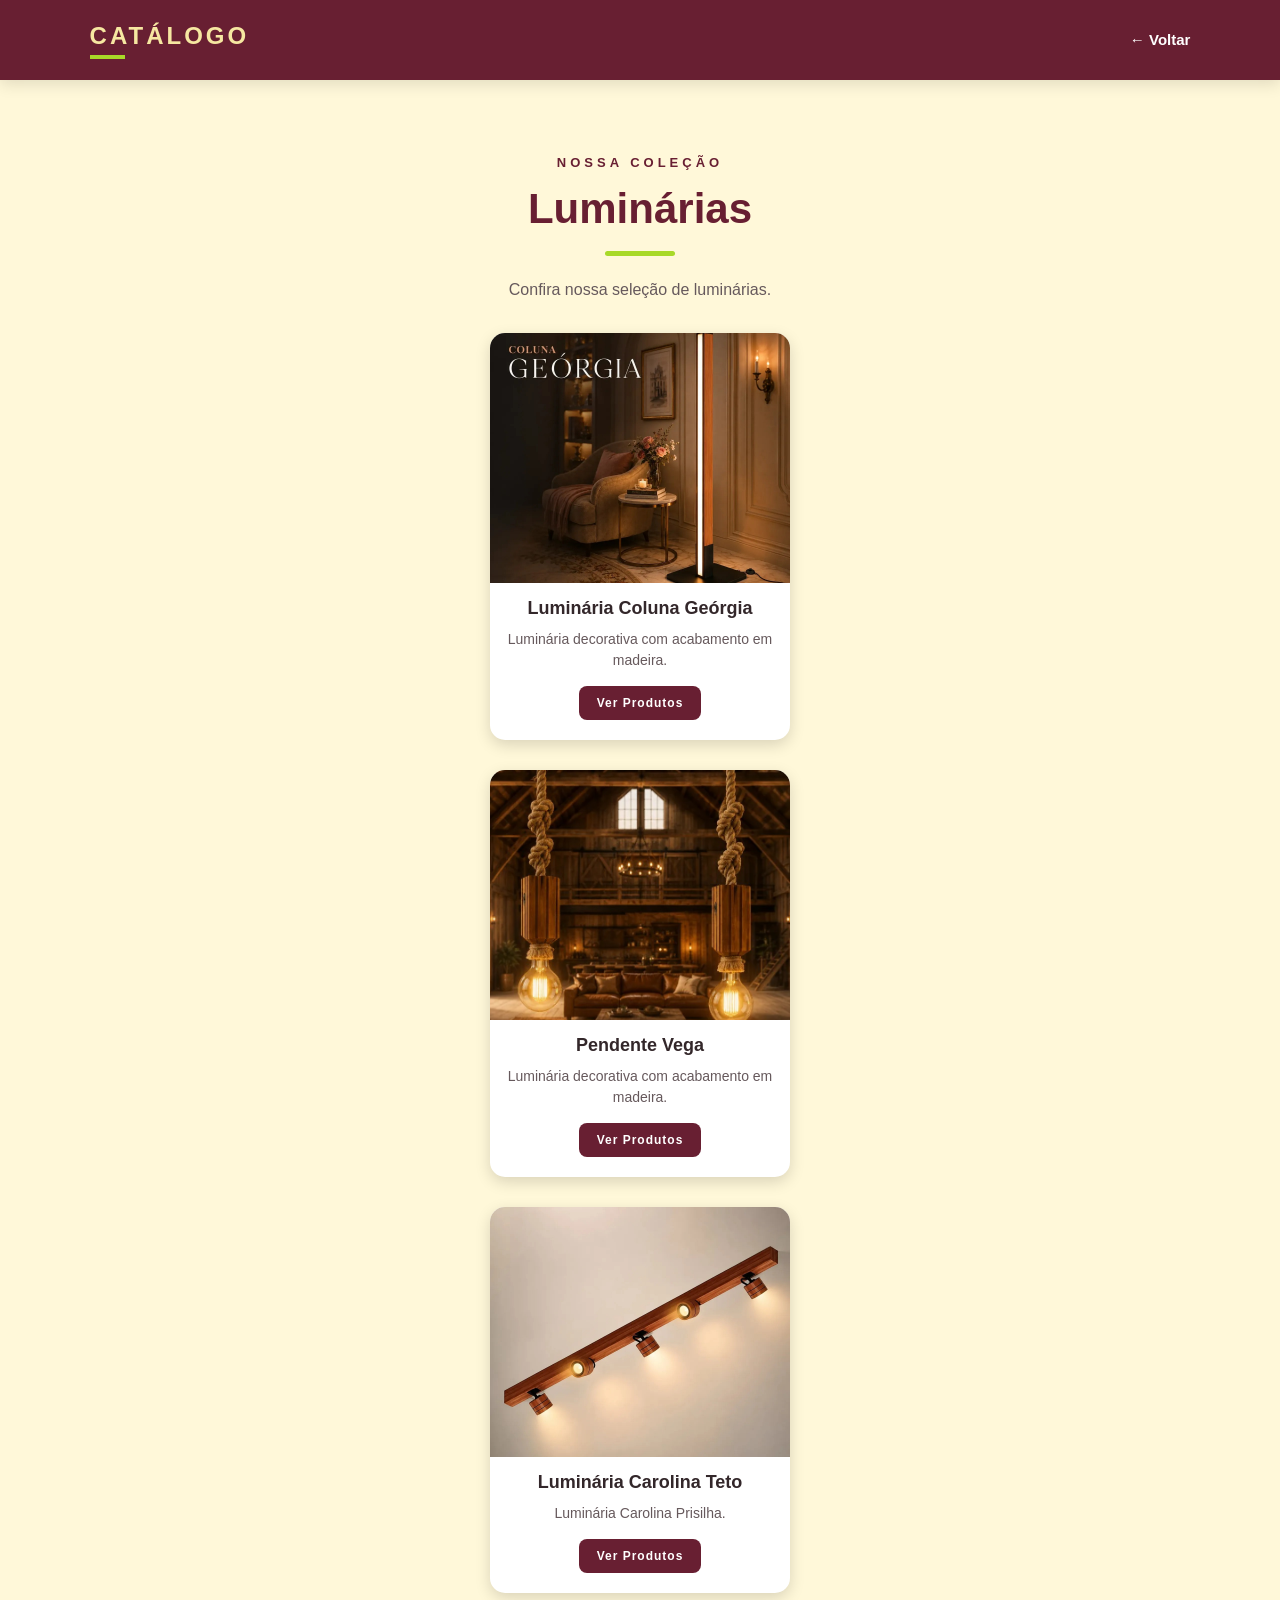
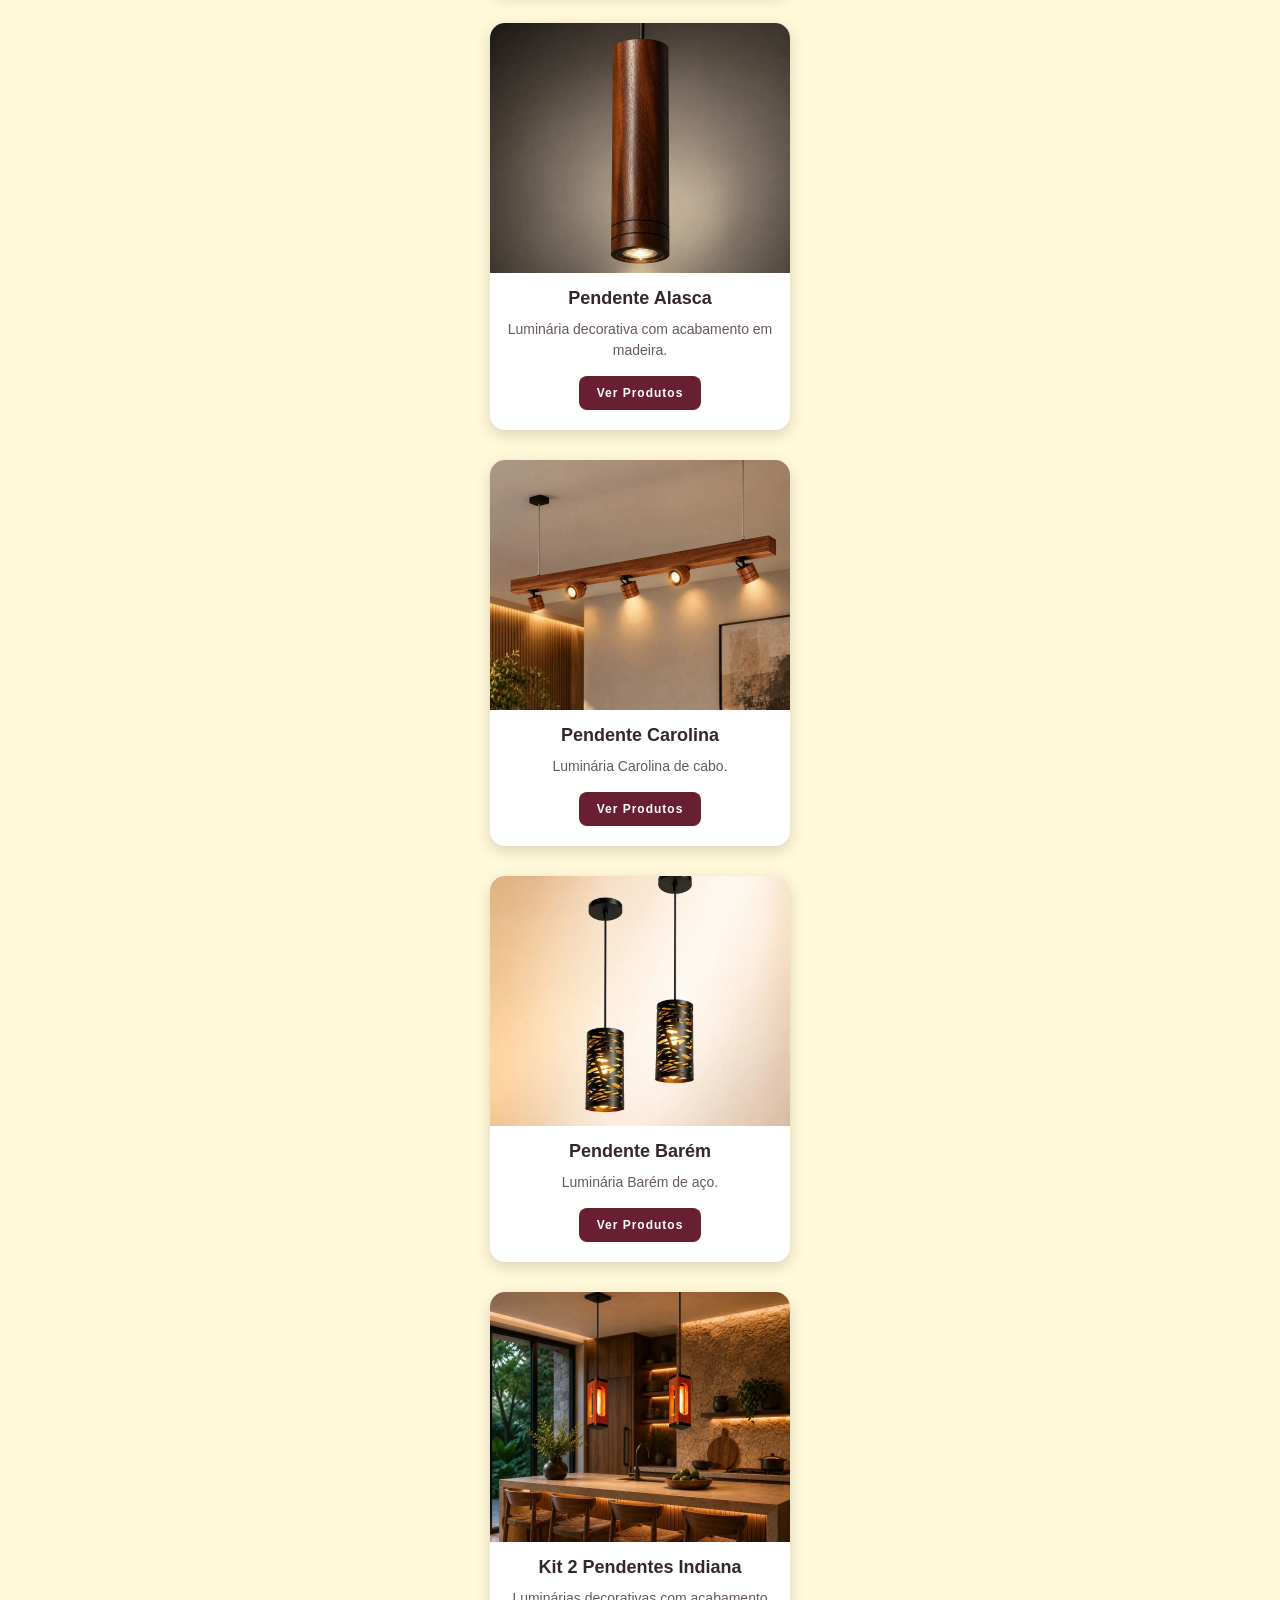
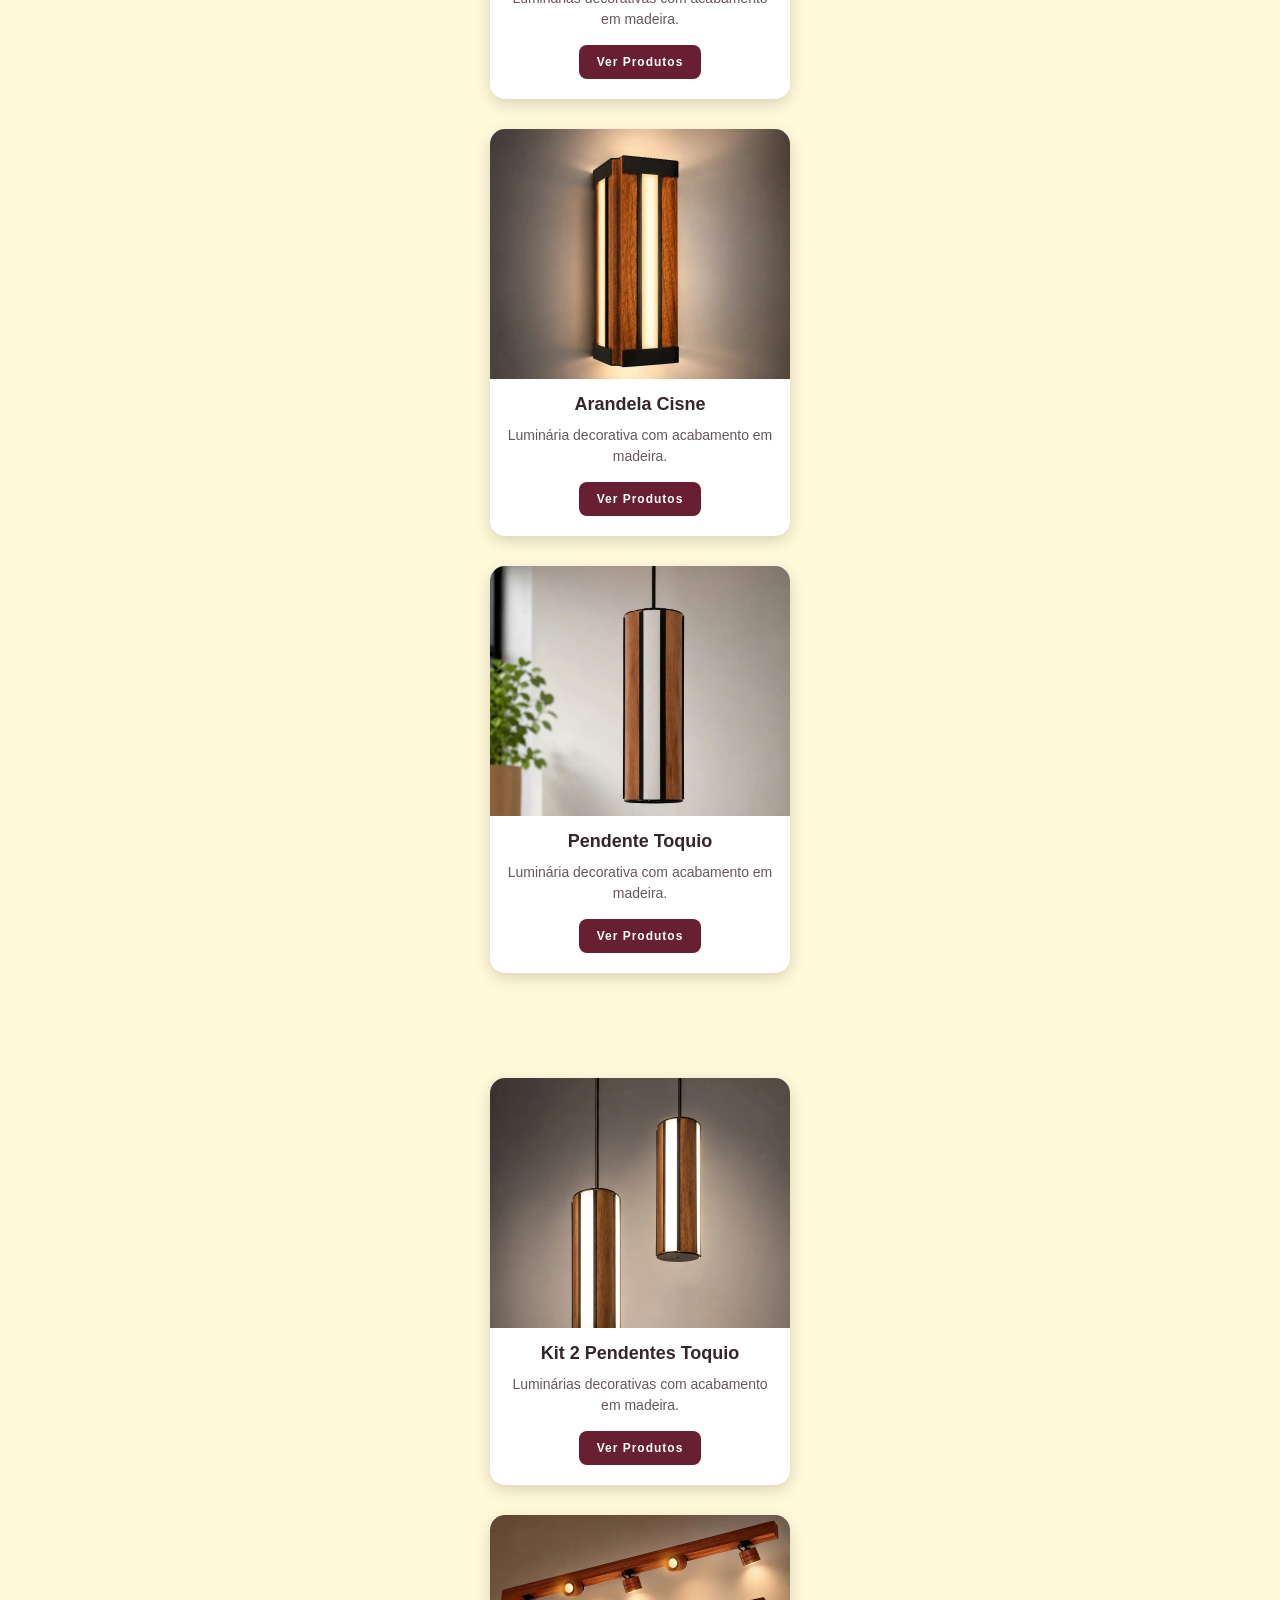
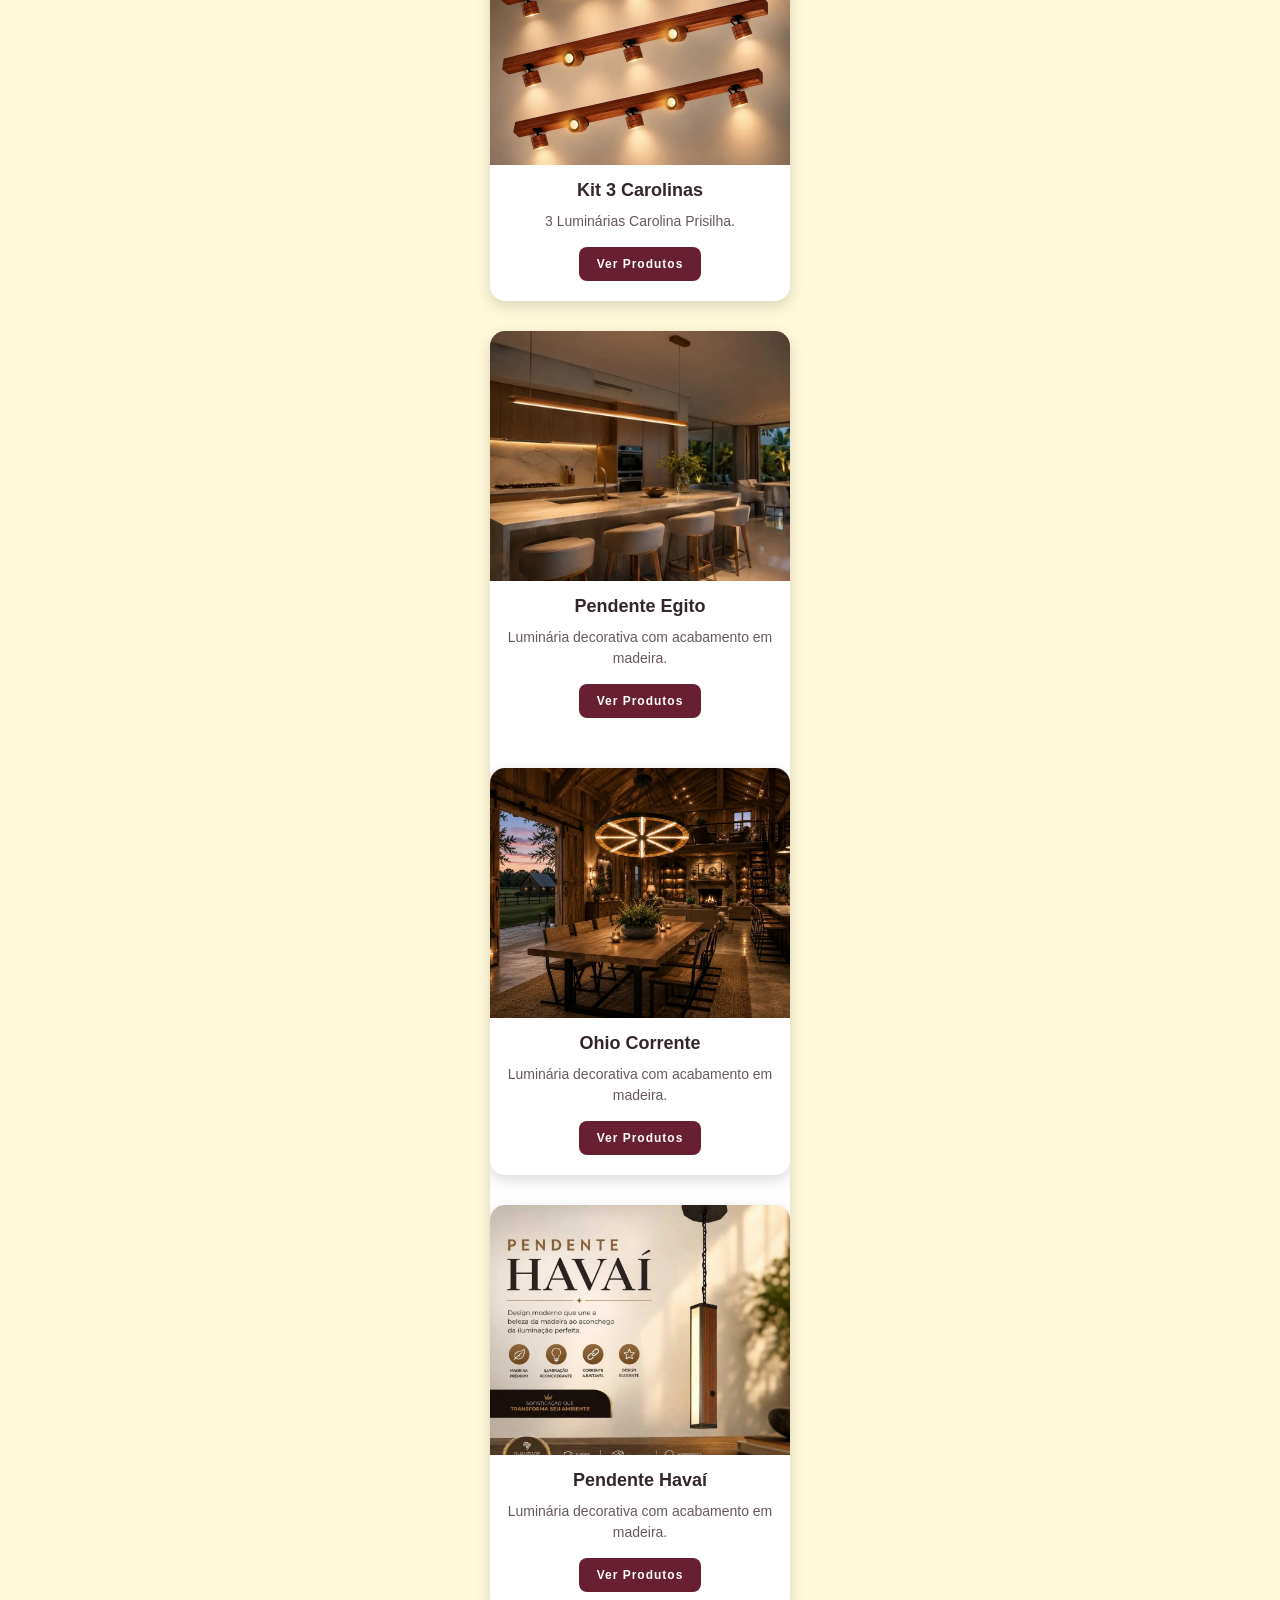
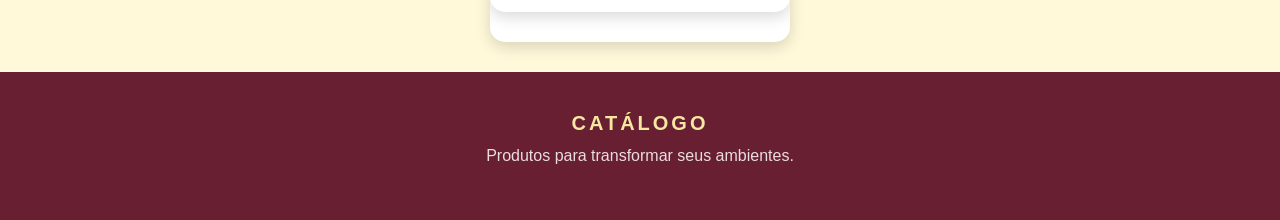
<file: luminaria-madeira.html>
<!DOCTYPE html>
<html lang="pt-br">

<head>
    <meta charset="UTF-8">
    <meta name="viewport" content="width=device-width, initial-scale=1.0">
    <title>Luminárias</title>

    <link rel="stylesheet" href="style.css">
</head>

<body>

    <header>

        <div class="logo">
            CATÁLOGO
        </div>

        <nav>
            <a href="index.html">← Voltar</a>
        </nav>

    </header>

    <main>

        <section class="introducao">

            <p class="subtitulo">NOSSA COLEÇÃO</p>

            <h1>Luminárias</h1>

            <div class="linha-decorativa"></div>

            <p class="descricao">
                Confira nossa seleção de luminárias.
            </p>

            <div class="produto">
                <img src="lumimadeira1.jpg" alt="Luminária Coluna Geórgia">

                <h3>Luminária Coluna Geórgia</h3>
                <p>
                    Luminária decorativa com acabamento em madeira.
                
                </p>
                <a href="https://www.mercadolivre.com.br/luminaria-europeia-chao-coluna-georgia-madeira-macica-sala/up/MLBU4331470959?pdp_filters=item_id%3AMLB4907155033&matt_tool=38524122#origin=share&sid=share&wid=MLB4907155033&action=copy" target="_blank" class="botao">
                  Ver Produtos
                </a>
            </div>

             <div class="produto">
                <img src="lumimadeira2.png" alt="Pendente Vega">

                <h3>Pendente Vega</h3>
                <p>
                    Luminária decorativa com acabamento em madeira.
                
                </p>
                <a href="https://www.mercadolivre.com.br/pendente-madeira-macica-e-corda-rustico-com-lampada/up/MLBU4342665678?pdp_filters=item_id%3AMLB4901611303&matt_tool=38524122&ua=Ly9K7rNHJAlGbEBSDoLhAKdr9fubIx6uHTnP1hQqVkFIDdyT#origin=share&sid=share&wid=MLB4901611303&action=copy" target="_blank" class="botao">
                  Ver Produtos
                </a>
            </div>

            <div class="produto">
                <img src="lumi14.png" alt="Luminária Carolina Teto">

                <h3>Luminária Carolina Teto</h3>
                <p>
                    Luminária Carolina Prisilha.
                
                </p>
                <a href="https://produto.mercadolivre.com.br/MLB-7512497222?matt_tool=38524122&ua=LHhxTRBSFqD5eQZYqzxcS3ZhwpULSIitOP0jQQ47pcKSGoi8#origin=share&sid=share&action=copy" class="botao">
                  Ver Produtos
                </a>
            </div>

             <div class="produto">
                <img src="lumimadeira3.png" alt="Pendente Alasca">

                <h3>Pendente Alasca</h3>
                <p>
                    Luminária decorativa com acabamento em madeira.
                
                </p>
                <a href="https://www.mercadolivre.com.br/spot-pendente-alasca-led-madeira-teto-direcionavel-7w/up/MLBU4324089430?pdp_filters=item_id%3AMLB4893243059&matt_tool=38524122&ua=d6dALUUL7E9By0cmELNbXDSAazCf6r737sClYa7l7FTOV6yF#origin=share&sid=share&wid=MLB4893243059&action=copy" target="_blank" class="botao">
                  Ver Produtos
                </a>
            </div>

            <div class="produto">
                <img src="lumi13.png" alt="Pendente Carolina">

                <h3>Pendente Carolina</h3>
                <p>
                    Luminária Carolina de cabo.
                
                </p>
                <a href="https://produto.mercadolivre.com.br/MLB-5233769511?matt_tool=38524122&ua=5-V7GVcM50DUmi9qruanLTwAZ8oP4CmMNBaHzCsLNz2HjSXd#origin=share&sid=share&action=copy" class="botao">
                  Ver Produtos
                </a>
            </div>

            <div class="produto">
                <img src="lumi12.png" alt="Pendente Barém">

                <h3>Pendente Barém</h3>
                <p>
                    Luminária Barém de aço.
                
                </p>
                <a href="https://www.mercadolivre.com.br/up/MLBU4516464231?matt_tool=38524122&pdp_filters=item_id:MLB4976378795&ua=3qXDbUN_PWULxrcWX0hwdbydyKCWq2kFQidcAET3lcB_FP_T#origin=share&sid=share&wid=MLB4976378795&action=copy" class="botao">
                  Ver Produtos
                </a>
            </div>

            <div class="produto">
                <img src="lumimadeira4.jpg" alt="Kit 2 Pendentes Indiana">

                <h3>Kit 2 Pendentes Indiana</h3>
                <p>
                    Luminárias decorativas com acabamento em madeira.
                
                </p>
                <a href="https://www.mercadolivre.com.br/kit-2-pendente-vertical-indiana-e27-para-lampada-t30-4w-biv/up/MLBU4446849825?pdp_filters=item_id%3AMLB4953672215&attributes=COLOR%3AMLBU4446849825&matt_tool=38524122&ua=_TdAHFTKvfPqXlDRbjXsCIjTr7pTylJTgnE_tmw9tTJZkO7Q#origin=share&sid=share&wid=MLB4953672215&action=copy" target="_blank" class="botao">
                  Ver Produtos
                </a>
            </div>

            <div class="produto">
                <img src="lumimadeira9.png" alt="Arandela Cisne">

                <h3>Arandela Cisne</h3>
                <p>
                    Luminária decorativa com acabamento em madeira.
                
                </p>
                <a href="https://www.mercadolivre.com.br/arandela-madeira-demolicao-cisne-18w-3-focos-rustica-luxo/up/MLBU4397509093?pdp_filters=item_id%3AMLB7238058880&matt_tool=38524122&ua=yqYqrCD_c8xnxgh2AQD0QrTT62DYuQGAj9RKCYGGg33rbGpO#origin=share&sid=share&wid=MLB7238058880&action=copy" target="_blank" class="botao">
                  Ver Produtos
                </a>
            </div>

            <div class="produto">
                <img src="lumimadeira5.jpg" alt="Pendente Toquio">

                <h3>Pendente Toquio</h3>
                <p>
                    Luminária decorativa com acabamento em madeira.
                
                </p>
                <a href="https://www.mercadolivre.com.br/arandela-madeira-demolicao-cisne-18w-3-focos-rustica-luxo/up/MLBU4397509093?pdp_filters=item_id%3AMLB7238058880&matt_tool=38524122&ua=yqYqrCD_c8xnxgh2AQD0QrTT62DYuQGAj9RKCYGGg33rbGpO#origin=share&sid=share&wid=MLB7238058880&action=copy" target="_blank" class="botao">
                  Ver Produtos
                </a>
            </div>
        </section>

         <div class="produto">
                <img src="lumimadeira6.jpg" alt="Kit 2 Pendentes Toquio">

                <h3>Kit 2 Pendentes Toquio</h3>
                <p>
                    Luminárias decorativas com acabamento em madeira.
                
                </p>
                <a href="https://www.mercadolivre.com.br/kit-2-pendentes-toquio-madeira-macica-led-18w-2000lm-biv/up/MLBU4523083836?pdp_filters=item_id%3AMLB7296012794&matt_tool=38524122&ua=DOeuZ9Yf65xNIz77amoz6bzMn_jE4a7JejJ4dv6SkRQExPUG#origin=share&sid=share&wid=MLB7296012794&action=copy" target="_blank" class="botao">
                  Ver Produtos
                </a>
            </div>

         <div class="produto">
                <img src="lumi15.png" alt="Kit 3 Carolinas">

                <h3>Kit 3 Carolinas</h3>
                <p>
                    3 Luminárias Carolina Prisilha.
                
                </p>
                <a href="https://produto.mercadolivre.com.br/MLB-5125645211?matt_tool=38524122&ua=MhlZ4JUc8_6zO8p1jPYW_KuEG1v0mGG9nHlQibUMUZV6kj-p#origin=share&sid=share&action=copy" class="botao">
                  Ver Produtos
                </a>
            </div>

        <div class="produto">
                <img src="lumimadeira10.png" alt="Pendente Egito">

                <h3>Pendente Egito</h3>
                <p>
                    Luminária decorativa com acabamento em madeira.
                
                </p>
                <a href="https://shopee.com.br/product/1881919887/23595062047/" target="_blank" class="botao">
                  Ver Produtos
                </a>

            <div class="produto">
                <img src="lumimadeira7.jpg" alt="Ohio Corrente">

                <h3>Ohio Corrente</h3>
                <p>
                    Luminária decorativa com acabamento em madeira.
                
                </p>
                <a href="https://www.mercadolivre.com.br/pendente-led-ohio-50w-madeira-macica-e-corrente/up/MLBU4461559975?pdp_filters=item_id%3AMLB7275226524&matt_tool=38524122&ua=Jq63ps0DpaVmz49heVE2nHLa3TvMG98jSvNe5Do2j-mtvQbP#origin=share&sid=share&wid=MLB7275226524&action=copy" target="_blank" class="botao">
                  Ver Produtos
                </a>
            </div>

            <div class="produto">
                <img src="lumimadeira8.jpg" alt="Pendente Havaí">

                <h3>Pendente Havaí</h3>
                <p>
                    Luminária decorativa com acabamento em madeira.
                
                </p>
                <a href="https://www.mercadolivre.com.br/luminaria-pendente-led-havai-36w-4000lm-madeira-macica-biv/up/MLBU4390169106?pdp_filters=item_id%3AMLB7216592074&matt_tool=38524122&ua=W0IWq6S08TPo_4RADE1Y6Y3Ltj_fU_Ki2AwvAqtowSYJBHXl#origin=share&sid=share&wid=MLB7216592074&action=copy" target="_blank" class="botao">
                  Ver Produtos
                </a>
            </div>
        </section>

    </main>

    <footer>

        <div class="footer-logo">
            CATÁLOGO
        </div>

        <p>
            Produtos para transformar seus ambientes.
        </p>

    </footer>

</body>

</html>
</file>
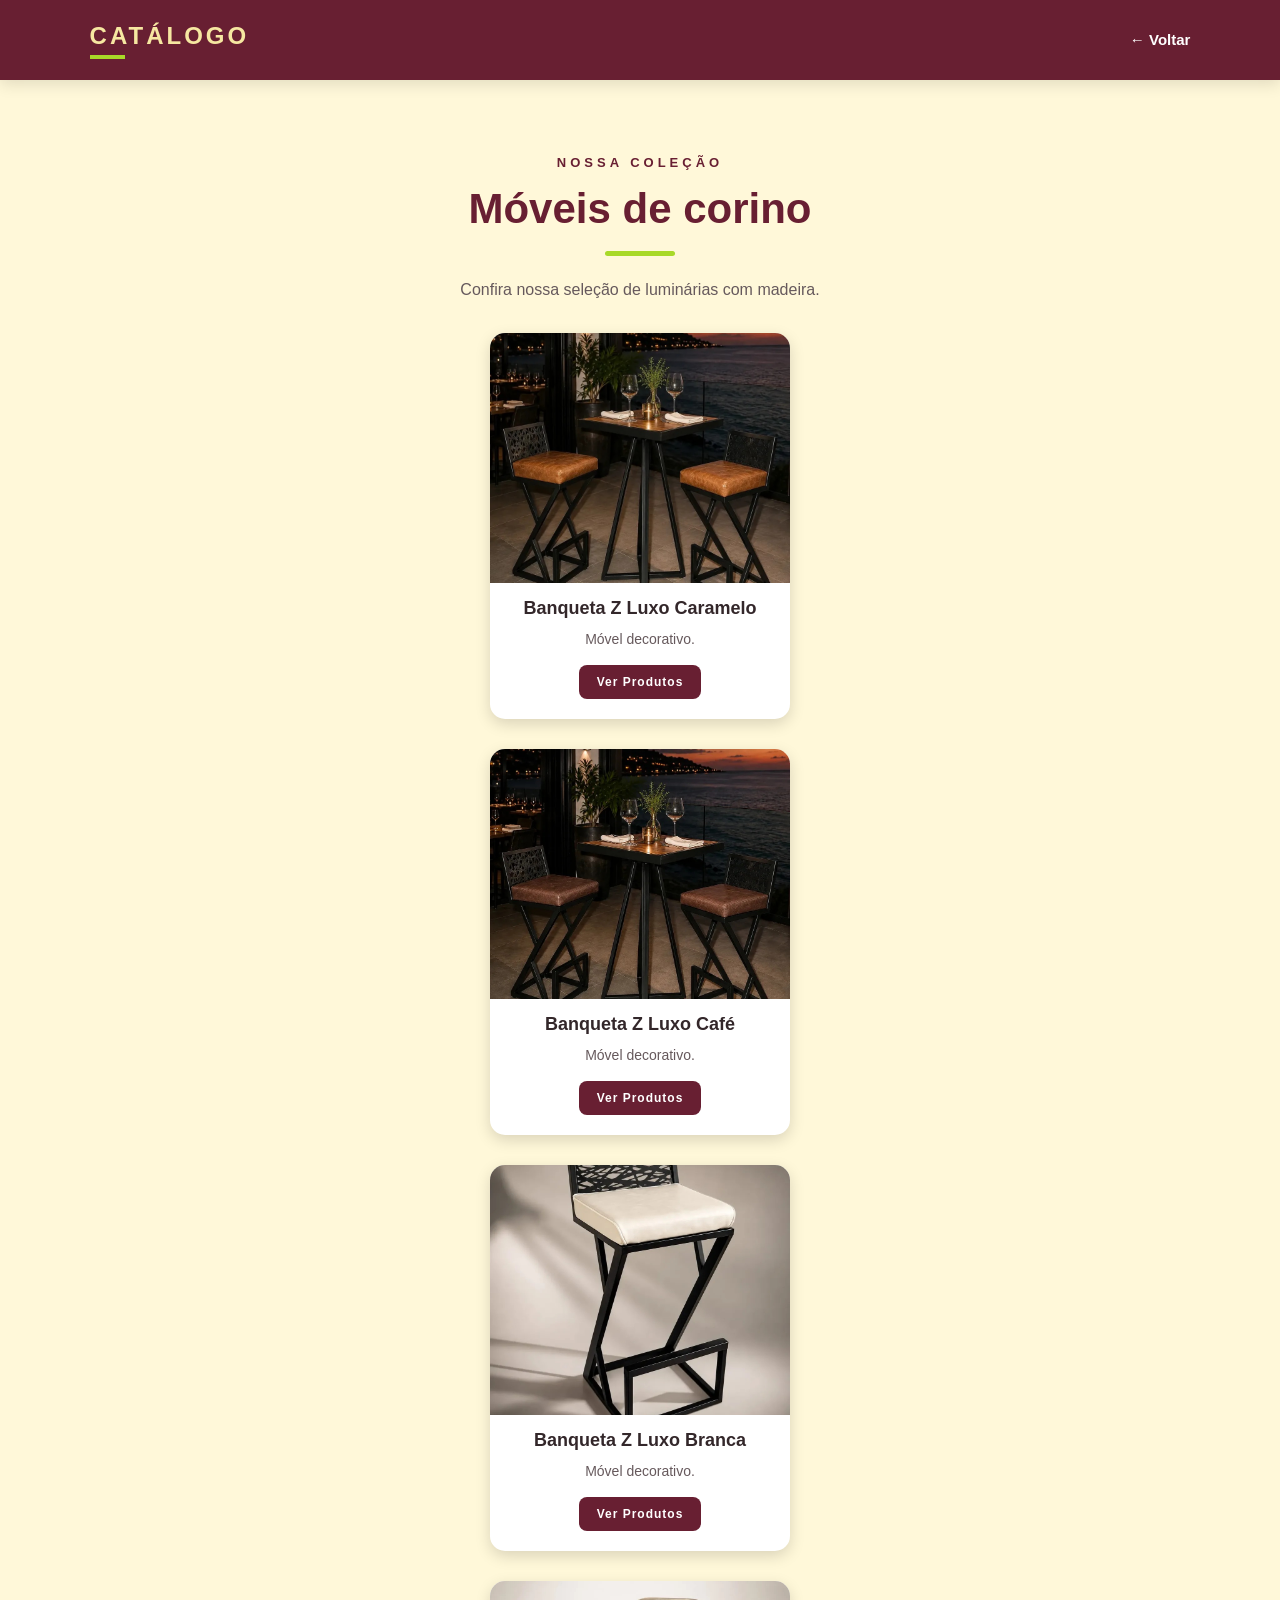
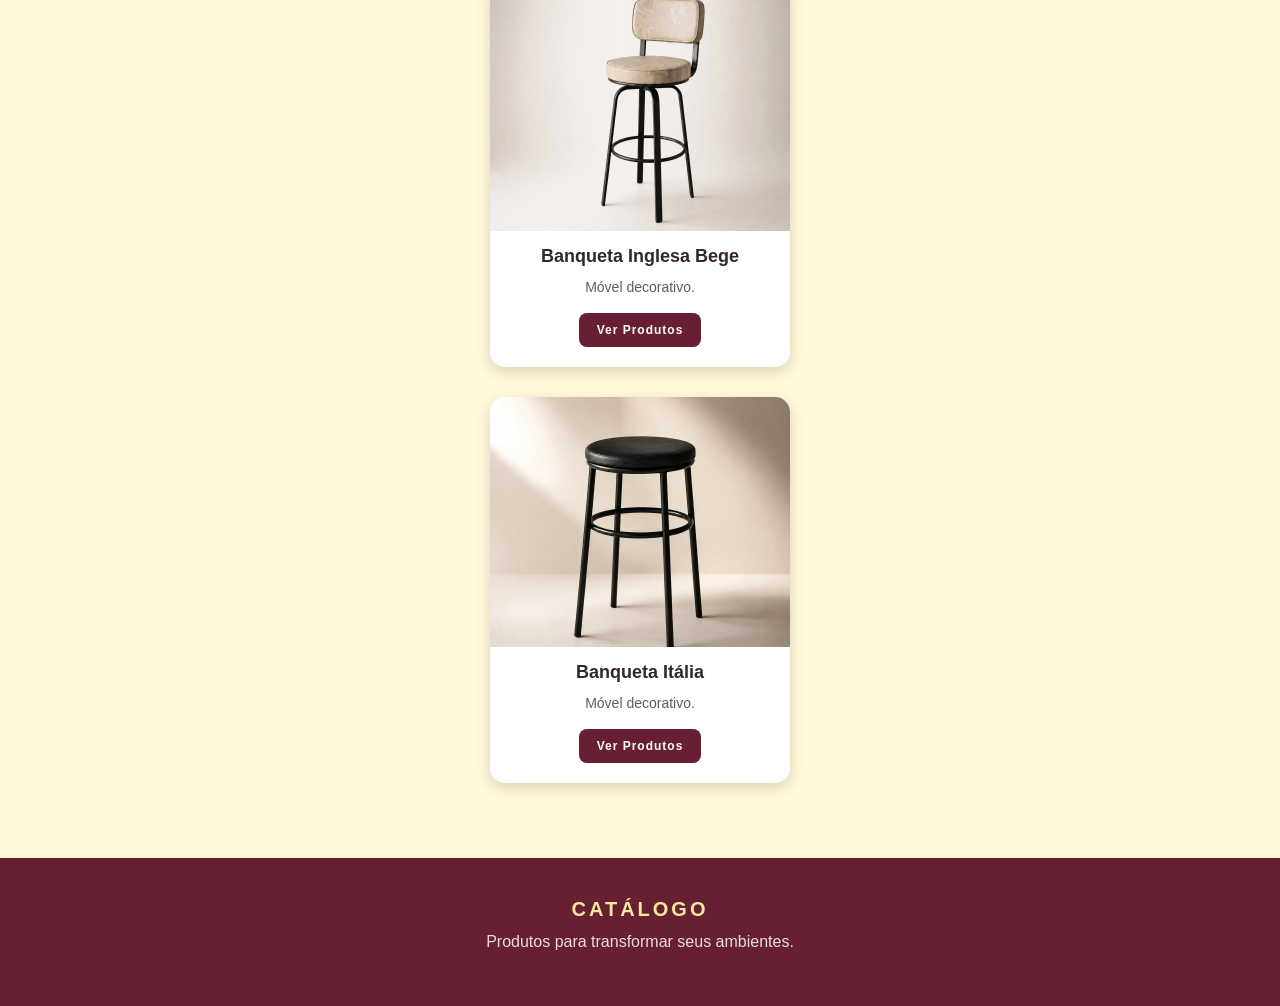
<file: moveis-corino.html>
<!DOCTYPE html>
<html lang="pt-br">

<head>
    <meta charset="UTF-8">
    <meta name="viewport" content="width=device-width, initial-scale=1.0">

    <title>Móveis de corino</title>

    <link rel="stylesheet" href="style.css">
</head>

<body>

    <header>

        <div class="logo">
            CATÁLOGO
        </div>

        <nav>
            <a href="index.html">← Voltar</a>
        </nav>

    </header>

    <main>

        <section class="introducao">

            <p class="subtitulo">NOSSA COLEÇÃO</p>

            <h1>Móveis de corino</h1>

            <div class="linha-decorativa"></div>

            <p class="descricao">
                Confira nossa seleção de luminárias com madeira.
            </p>

            <div class="produto">
                <img src="mov1.png" alt="Banqueta Z Luxo Caramelo">

                <h3>Banqueta Z Luxo Caramelo</h3>
                <p>
                    Móvel decorativo.
                
                </p>
                <a href="https://produto.mercadolivre.com.br/MLB-5151872663?matt_tool=38524122&ua=F7wKsDbaBWT4pjfn_8h8ZycenSwpXr5CGgi_e2692Bz37VPH#origin=share&sid=share&action=copy" target="_blank" class="botao">
                  Ver Produtos
                </a>
            </div>

            <div class="produto">
                <img src="mov2.png" alt="Banqueta Z Luxo Café">

                <h3>Banqueta Z Luxo Café</h3>
                <p>
                    Móvel decorativo.
                
                </p>
                <a href="https://produto.mercadolivre.com.br/MLB-5168863345-z-luxo-banqueta-alta-parea-gourmetbalco-aco-e-torckouro-_JM?searchVariation=206793548811&gallery_type=horizontal&sizeForPhoto=416&pdp_filters=seller_id%3A565485095#polycard_client%3Drecommendations_recoview-selleritems-eshops%26reco_backend%3Dsame-seller-odin%26reco_client%3Drecoview-selleritems-eshops%26reco_item_pos%3D7%26reco_backend_type%3Dlow_level%26reco_id%3Df2195210-fce4-4b0d-bcb2-d333f5bed437%26sid%3Drecos%26tracking_id%3D6fec950cd2a757d42f355d3d2652d8b1%26source%3Deshops%26seller_id%3D565485095%26category_id%3DMLB106882" target="_blank" class="botao">
                  Ver Produtos
                </a>
            </div>

            <div class="produto">
                <img src="mov3.png" alt="Banqueta Z Luxo Branca">

                <h3>Banqueta Z Luxo Branca</h3>
                <p>
                    Móvel decorativo.
                
                </p>
                <a href="https://produto.mercadolivre.com.br/MLB-7535309388?matt_tool=38524122&ua=VqiCer6NfthC8Uuw3CwAVBaASiL6ITNFSS3CT9PWnjw4j99y#origin=share&sid=share&action=copy" target="_blank" class="botao">
                  Ver Produtos
                </a>
            </div>

             <div class="produto">
                <img src="mov4.png" alt="Banqueta Inglesa Bege">

                <h3>Banqueta Inglesa Bege</h3>
                <p>
                    Móvel decorativo.
                
                </p>
                <a href="https://www.mercadolivre.com.br/up/MLBU4265014491?matt_tool=38524122&pdp_filters=item_id:MLB4876174047&ua=z5V7QHg0hloHusQQ_Hs5l70ALC62QDD-z1Tg0yIJ38z3SbvX#origin=share&sid=share&wid=MLB4876174047&action=copy" target="_blank" class="botao">
                  Ver Produtos
                </a>
            </div>
             <div class="produto">
                <img src="mov5.png" alt="Banqueta Itália">

                <h3>Banqueta Itália</h3>
                <p>
                    Móvel decorativo.
                
                </p>
                <a href="https://www.mercadolivre.com.br/up/MLBU4310981275?matt_tool=38524122&pdp_filters=item_id:MLB4897077189&ua=mDy3c0O37HK72M-HH1Pm2nDx8lIcO4CBIQy3ewA2pwrUV1cW#origin=share&sid=share&wid=MLB4897077189&action=copy" target="_blank" class="botao">
                  Ver Produtos
                </a>
            </div>
        </section>

    </main>

    <footer>

        <div class="footer-logo">
            CATÁLOGO
        </div>

        <p>
            Produtos para transformar seus ambientes.
        </p>

    </footer>

</body>

</html>
</file>
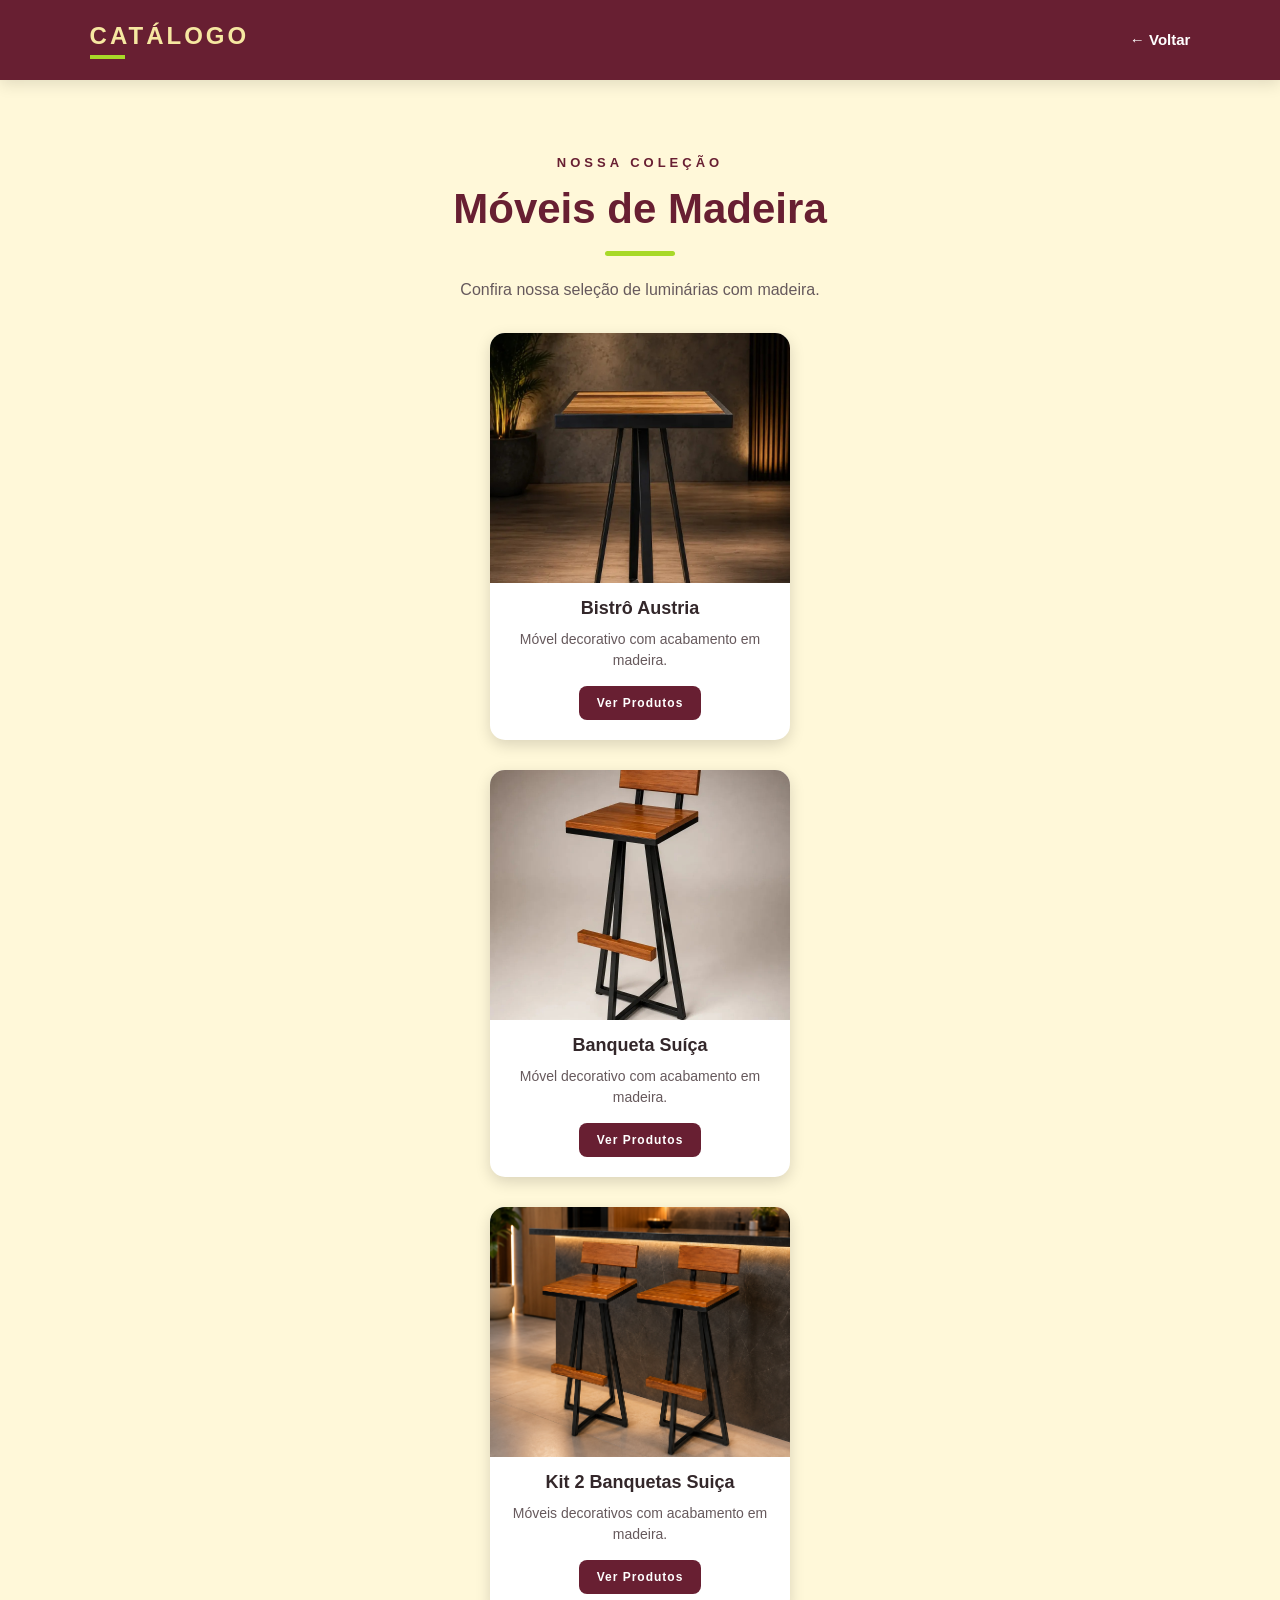
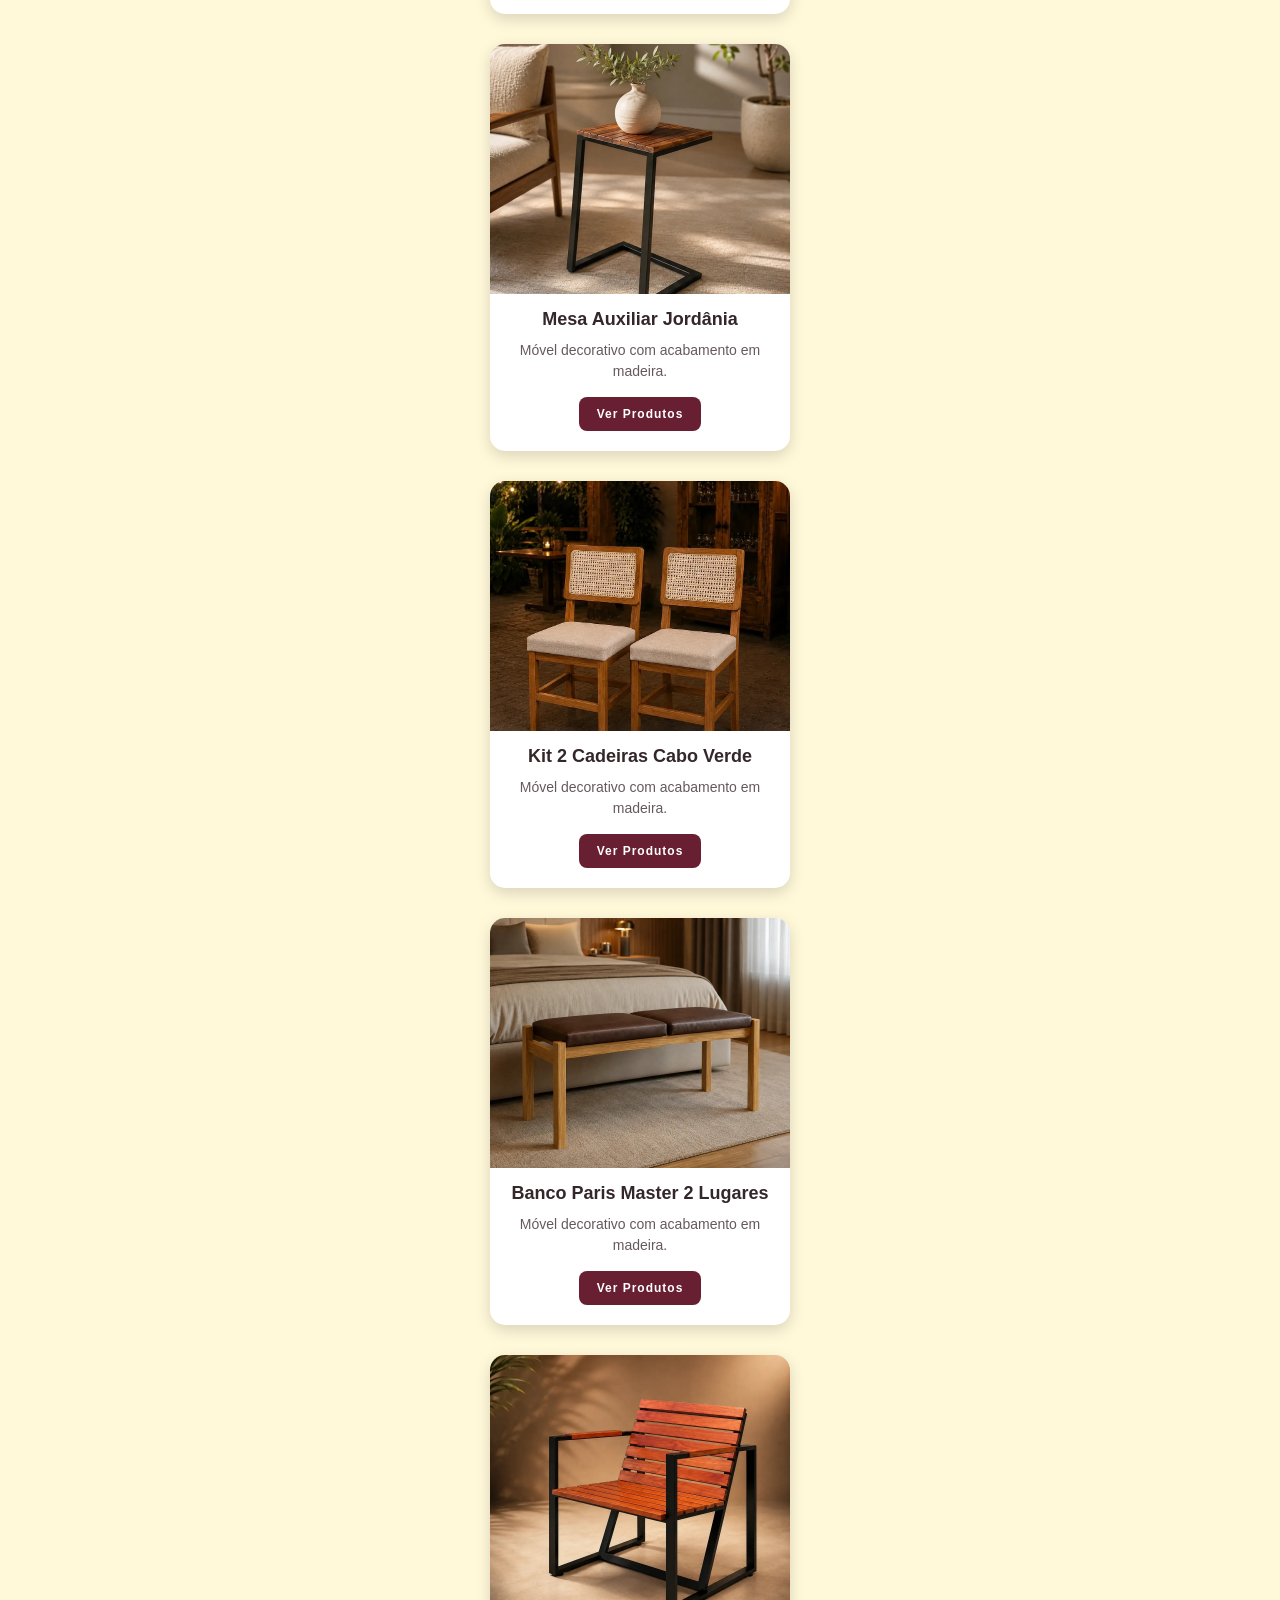
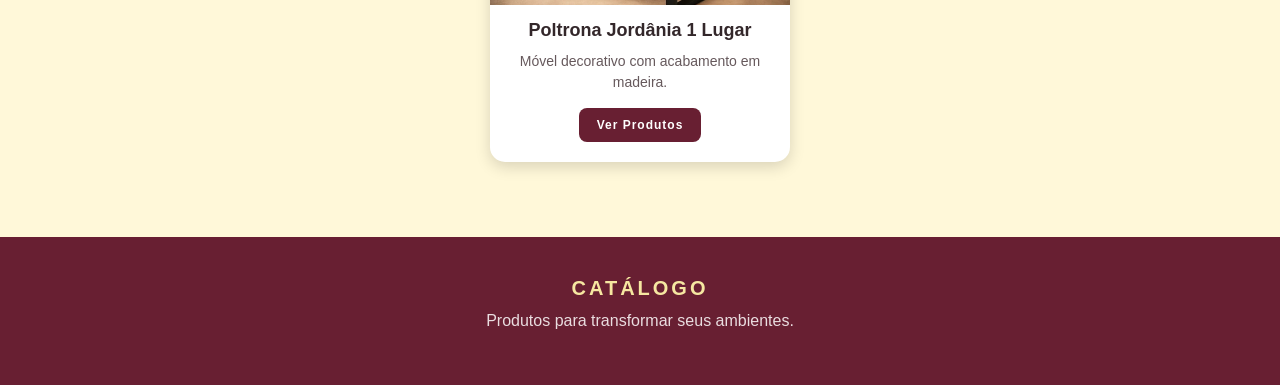
<file: moveis-madeira.html>
<!DOCTYPE html>
<html lang="pt-br">

<head>
    <meta charset="UTF-8">
    <meta name="viewport" content="width=device-width, initial-scale=1.0">

    <title>Móveis de Madeira</title>

    <link rel="stylesheet" href="style.css">
</head>

<body>

    <header>

        <div class="logo">
            CATÁLOGO
        </div>

        <nav>
            <a href="index.html">← Voltar</a>
        </nav>

    </header>

    <main>

        <section class="introducao">

            <p class="subtitulo">NOSSA COLEÇÃO</p>

            <h1>Móveis de Madeira</h1>

            <div class="linha-decorativa"></div>

            <p class="descricao">
                Confira nossa seleção de luminárias com madeira.
            </p>

            <div class="produto">
                <img src="movmadeira3.png" alt="Bistrô Austria">

                <h3>Bistrô Austria</h3>
                <p>
                    Móvel decorativo com acabamento em madeira.
                
                </p>
                <a href="https://produto.mercadolivre.com.br/MLB-5107846489-bistr-alto-austria-aco-madeira-macica-area-gourmetsacada-_JM?matt_tool=38524122&ua=0daBcICW-pI4hgvsYhNFxt0VMc8ZE4vY0vcIrUD1ajIDHT0v#origin=share&sid=share&action=copy" target="_blank" class="botao">
                  Ver Produtos
                </a>
            </div>

             <div class="produto">
                <img src="movmadeira1.png" alt="Banqueta Suiça">

                <h3>Banqueta Suíça</h3>
                <p>
                    Móvel decorativo com acabamento em madeira.
                
                </p>
                <a href="https://www.mercadolivre.com.br/banqueta-para-balcao-bistro-suica-em-madeira-macica-e-aco/up/MLBU4880726990?pdp_filters=item_id%3AMLB5101528309&matt_tool=38524122&ua=9ehngzKJQeC2rzF4b5ic6t4x6QgLBw29hbg9Od-FnmuwLHOM#origin=share&sid=share&wid=MLB5101528309&action=copy" target="_blank" class="botao">
                  Ver Produtos
                </a>
            </div>

             <div class="produto">
                <img src="movmadeira2.png" alt="Kit 2 Banquetas Suiça">

                <h3>Kit 2 Banquetas Suiça</h3>
                <p>
                    Móveis decorativos com acabamento em madeira.
                
                </p>
                <a href="https://www.mercadolivre.com.br/kit-2-banquetas-suica-madeira-macica-aco-balcaobistro/up/MLBU4920816808?pdp_filters=item_id%3AMLB7492678738&matt_tool=38524122&ua=pmZOTWupEnJfdzo_XxNBiTmWBulfm1ZLnjcEMd-bwiT8mpCU#origin=share&sid=share&wid=MLB7492678738&action=copy" target="_blank" class="botao">
                  Ver Produtos
                </a>
            </div>

            <div class="produto">
                <img src="movmadeira4.png" alt="Mesa Auxiliar Jordânia">

                <h3>Mesa Auxiliar Jordânia</h3>
                <p>
                    Móvel decorativo com acabamento em madeira.
                
                </p>
                <a href="https://www.mercadolivre.com.br/mesa-jordania-madeira-macica-demolicao-aco-area-gourmet/up/MLBU4697942714?pdp_filters=item_id%3AMLB7390240546&matt_tool=38524122&ua=8v_Yco6_m7RvuwnY656-aUY1kxSJba-u_y97vl4LLHEVC4_r#origin=share&sid=share&wid=MLB7390240546&action=copy" target="_blank" class="botao">
                  Ver Produtos
                </a>
            </div>

            <div class="produto">
                <img src="movmadeira7.png" alt="Kit 2 Cadeiras Cabo Verde">

                <h3>Kit 2 Cadeiras Cabo Verde</h3>
                <p>
                    Móvel decorativo com acabamento em madeira.
                </p>
                <a href="https://produto.mercadolivre.com.br/MLB-5172876793?matt_tool=38524122&ua=m8-bDXqyHz0GmBgYjR-0cyJu1W_pz0olWH-EDtNMisUuYunP#origin=share&sid=share&action=copy" target="_blank" class="botao">
                  Ver Produtos
                </a>
            </div>

             <div class="produto">
                <img src="movmadeira6.png" alt="Banco Paris Master 2 Lugares">

                <h3>Banco Paris Master 2 Lugares</h3>
                <p>
                    Móvel decorativo com acabamento em madeira.
                
                </p>
                <a href="https://www.mercadolivre.com.br/up/MLBU4743299390?matt_tool=38524122&pdp_filters=item_id:MLB7419558998&ua=8CvjQd5KwgLh_xJ6T8waiHcy3cdGgu7v_PC9juVhSp2HHGVH#origin=share&sid=share&wid=MLB7419558998&action=copy" target="_blank" class="botao">
                  Ver Produtos
                </a>
            </div>
            
            <div class="produto">
                <img src="movmadeira5.png" alt="Poltrona Jordânia 1 Lugar">

                <h3>Poltrona Jordânia 1 Lugar</h3>
                <p>
                    Móvel decorativo com acabamento em madeira.
                
                </p>
                <a href="https://www.mercadolivre.com.br/poltrona-1-lugar-jordania-aco-madeira-macica-demolicao/up/MLBU4710379858?pdp_filters=item_id%3AMLB5047788595&matt_tool=38524122&ua=HgQhE6CmS7RYzA9-3cbSFkpvgxm66i6aY5MZnwZGUXUeudx5#origin=share&sid=share&wid=MLB5047788595&action=copy" target="_blank" class="botao">
                  Ver Produtos
                </a>
            </div>
            
        </section>

    </main>

    <footer>

        <div class="footer-logo">
            CATÁLOGO
        </div>

        <p>
            Produtos para transformar seus ambientes.
        </p>

    </footer>

</body>

</html>
</file>
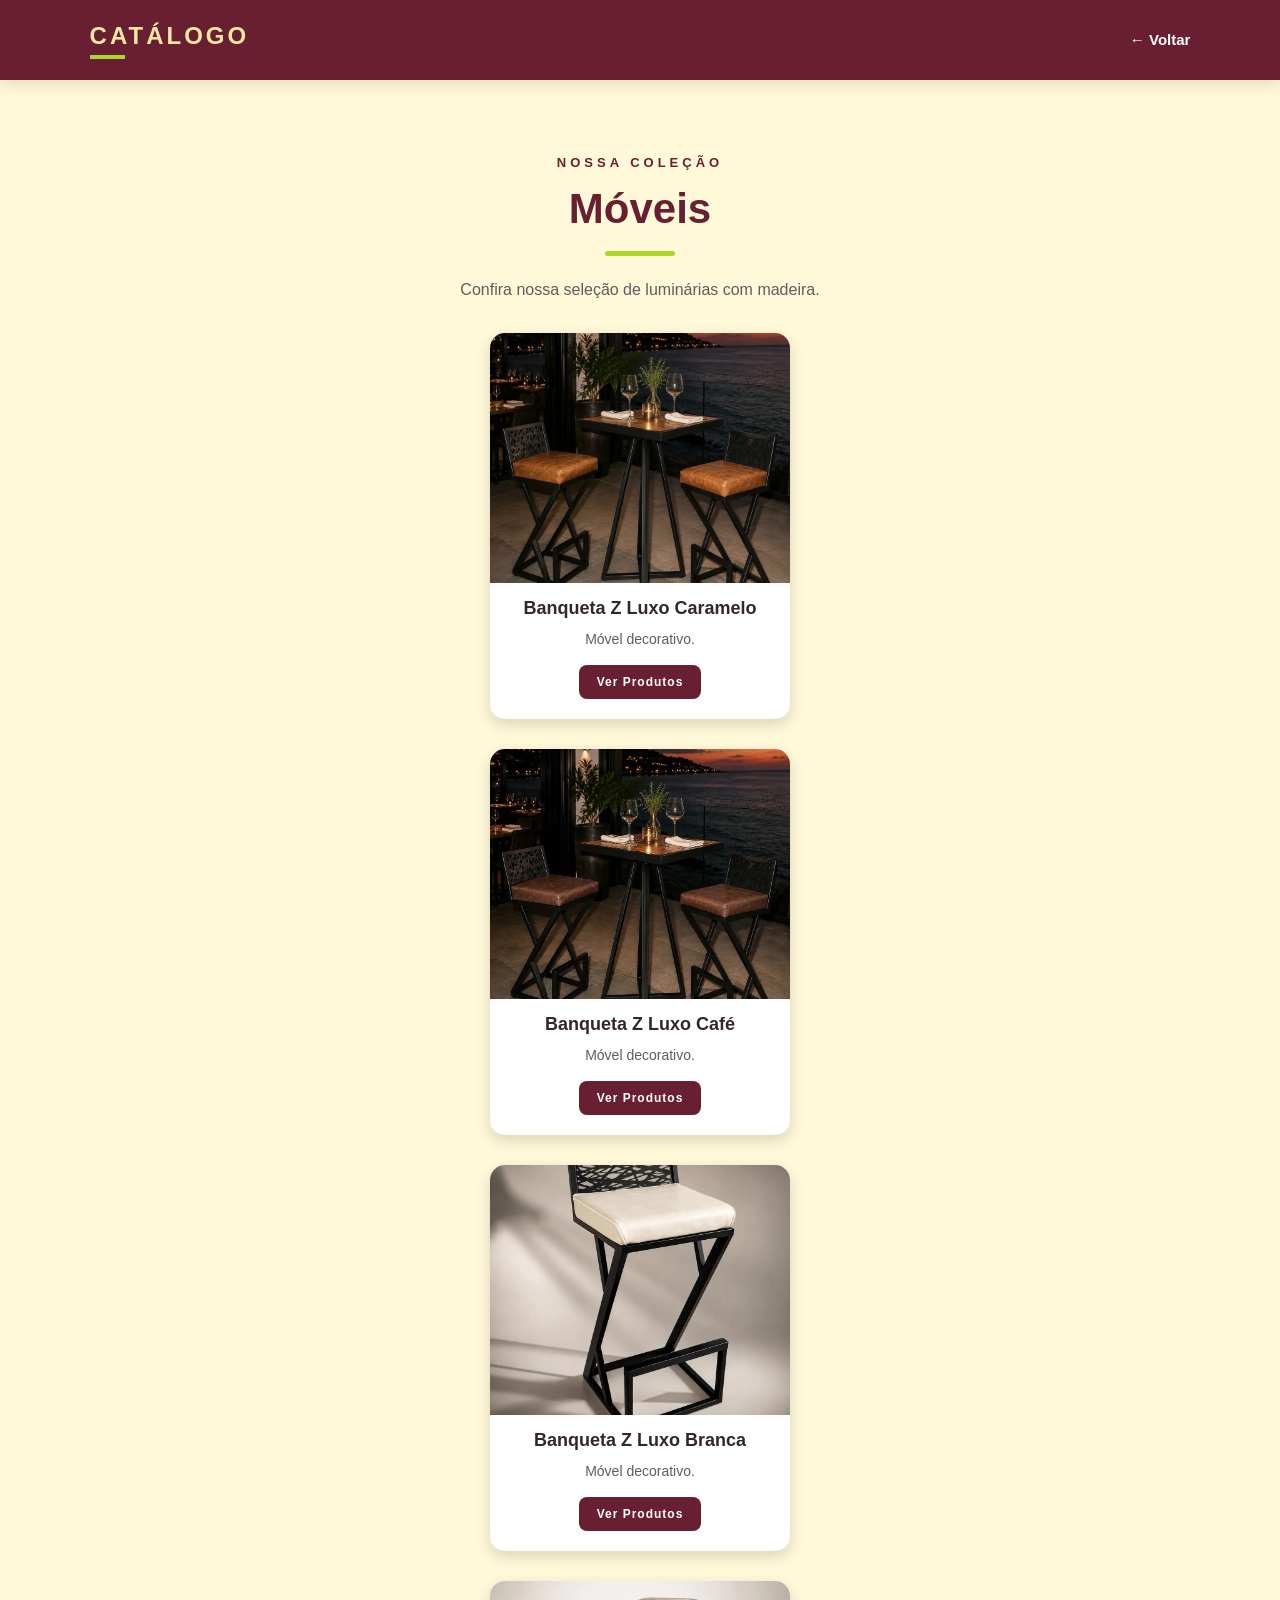
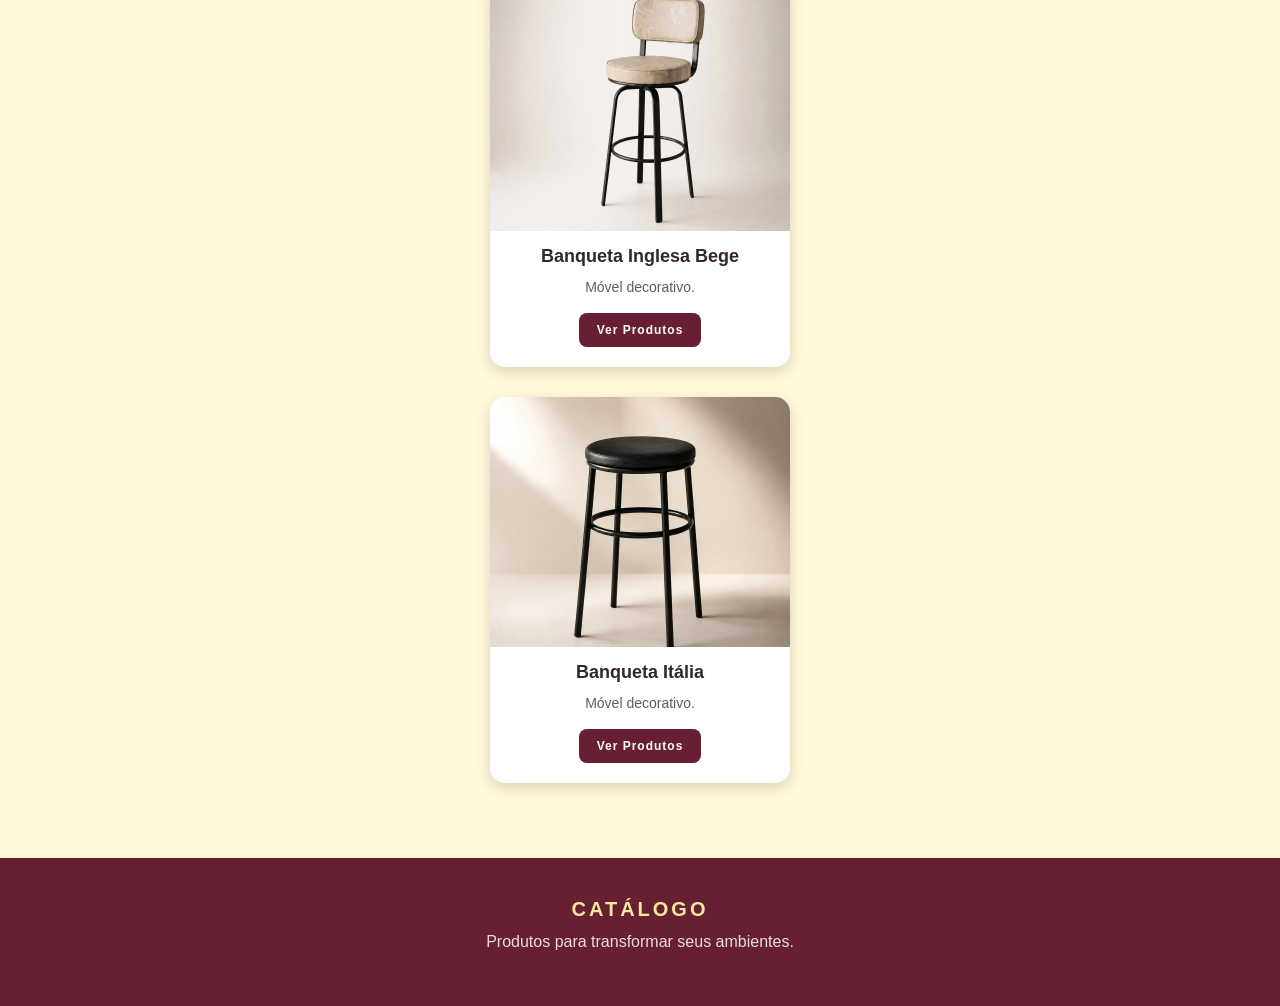
<file: moveis.html>
<!DOCTYPE html>
<html lang="pt-br">

<head>
    <meta charset="UTF-8">
    <meta name="viewport" content="width=device-width, initial-scale=1.0">

    <title>Móveis</title>

    <link rel="stylesheet" href="style.css">
</head>

<body>

    <header>

        <div class="logo">
            CATÁLOGO
        </div>

        <nav>
            <a href="index.html">← Voltar</a>
        </nav>

    </header>

    <main>

        <section class="introducao">

            <p class="subtitulo">NOSSA COLEÇÃO</p>

            <h1>Móveis</h1>

            <div class="linha-decorativa"></div>

            <p class="descricao">
                Confira nossa seleção de luminárias com madeira.
            </p>

            <div class="produto">
                <img src="mov1.png" alt="Banqueta Z Luxo Caramelo">

                <h3>Banqueta Z Luxo Caramelo</h3>
                <p>
                    Móvel decorativo.
                
                </p>
                <a href="https://produto.mercadolivre.com.br/MLB-5151872663?matt_tool=38524122&ua=F7wKsDbaBWT4pjfn_8h8ZycenSwpXr5CGgi_e2692Bz37VPH#origin=share&sid=share&action=copy" target="_blank" class="botao">
                  Ver Produtos
                </a>
            </div>

            <div class="produto">
                <img src="mov2.png" alt="Banqueta Z Luxo Café">

                <h3>Banqueta Z Luxo Café</h3>
                <p>
                    Móvel decorativo.
                
                </p>
                <a href="https://produto.mercadolivre.com.br/MLB-5168863345-z-luxo-banqueta-alta-parea-gourmetbalco-aco-e-torckouro-_JM?searchVariation=206793548811&gallery_type=horizontal&sizeForPhoto=416&pdp_filters=seller_id%3A565485095#polycard_client%3Drecommendations_recoview-selleritems-eshops%26reco_backend%3Dsame-seller-odin%26reco_client%3Drecoview-selleritems-eshops%26reco_item_pos%3D7%26reco_backend_type%3Dlow_level%26reco_id%3Df2195210-fce4-4b0d-bcb2-d333f5bed437%26sid%3Drecos%26tracking_id%3D6fec950cd2a757d42f355d3d2652d8b1%26source%3Deshops%26seller_id%3D565485095%26category_id%3DMLB106882" target="_blank" class="botao">
                  Ver Produtos
                </a>
            </div>

            <div class="produto">
                <img src="mov3.png" alt="Banqueta Z Luxo Branca">

                <h3>Banqueta Z Luxo Branca</h3>
                <p>
                    Móvel decorativo.
                
                </p>
                <a href="https://produto.mercadolivre.com.br/MLB-7535309388?matt_tool=38524122&ua=VqiCer6NfthC8Uuw3CwAVBaASiL6ITNFSS3CT9PWnjw4j99y#origin=share&sid=share&action=copy" target="_blank" class="botao">
                  Ver Produtos
                </a>
            </div>

             <div class="produto">
                <img src="mov4.png" alt="Banqueta Inglesa Bege">

                <h3>Banqueta Inglesa Bege</h3>
                <p>
                    Móvel decorativo.
                
                </p>
                <a href="https://www.mercadolivre.com.br/up/MLBU4265014491?matt_tool=38524122&pdp_filters=item_id:MLB4876174047&ua=z5V7QHg0hloHusQQ_Hs5l70ALC62QDD-z1Tg0yIJ38z3SbvX#origin=share&sid=share&wid=MLB4876174047&action=copy" target="_blank" class="botao">
                  Ver Produtos
                </a>
            </div>
             <div class="produto">
                <img src="mov5.png" alt="Banqueta Itália">

                <h3>Banqueta Itália</h3>
                <p>
                    Móvel decorativo.
                
                </p>
                <a href="https://www.mercadolivre.com.br/up/MLBU4310981275?matt_tool=38524122&pdp_filters=item_id:MLB4897077189&ua=mDy3c0O37HK72M-HH1Pm2nDx8lIcO4CBIQy3ewA2pwrUV1cW#origin=share&sid=share&wid=MLB4897077189&action=copy" target="_blank" class="botao">
                  Ver Produtos
                </a>
            </div>
        </section>

    </main>

    <footer>

        <div class="footer-logo">
            CATÁLOGO
        </div>

        <p>
            Produtos para transformar seus ambientes.
        </p>

    </footer>

</body>

</html>
</file>
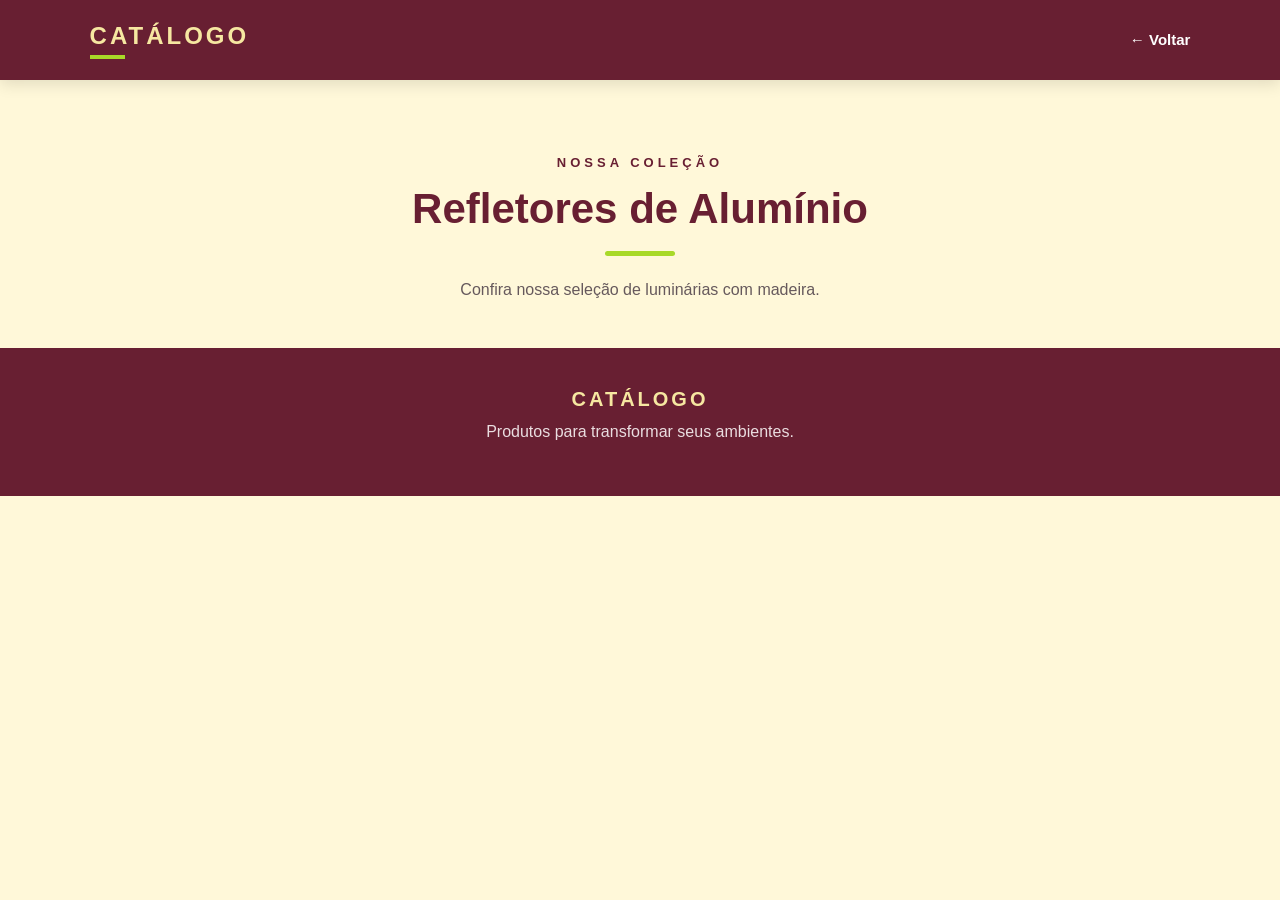
<file: refletores-aluminio.html>
<!DOCTYPE html>
<html lang="pt-br">

<head>
    <meta charset="UTF-8">
    <meta name="viewport" content="width=device-width, initial-scale=1.0">

    <title>Refletores de Alumínio</title>

    <link rel="stylesheet" href="style.css">
</head>

<body>

    <header>

        <div class="logo">
            CATÁLOGO
        </div>

        <nav>
            <a href="index.html">← Voltar</a>
        </nav>

    </header>

    <main>

        <section class="introducao">

            <p class="subtitulo">NOSSA COLEÇÃO</p>

            <h1>Refletores de Alumínio</h1>

            <div class="linha-decorativa"></div>

            <p class="descricao">
                Confira nossa seleção de luminárias com madeira.
            </p>

        </section>

    </main>

    <footer>

        <div class="footer-logo">
            CATÁLOGO
        </div>

        <p>
            Produtos para transformar seus ambientes.
        </p>

    </footer>

</body>

</html>
</file>
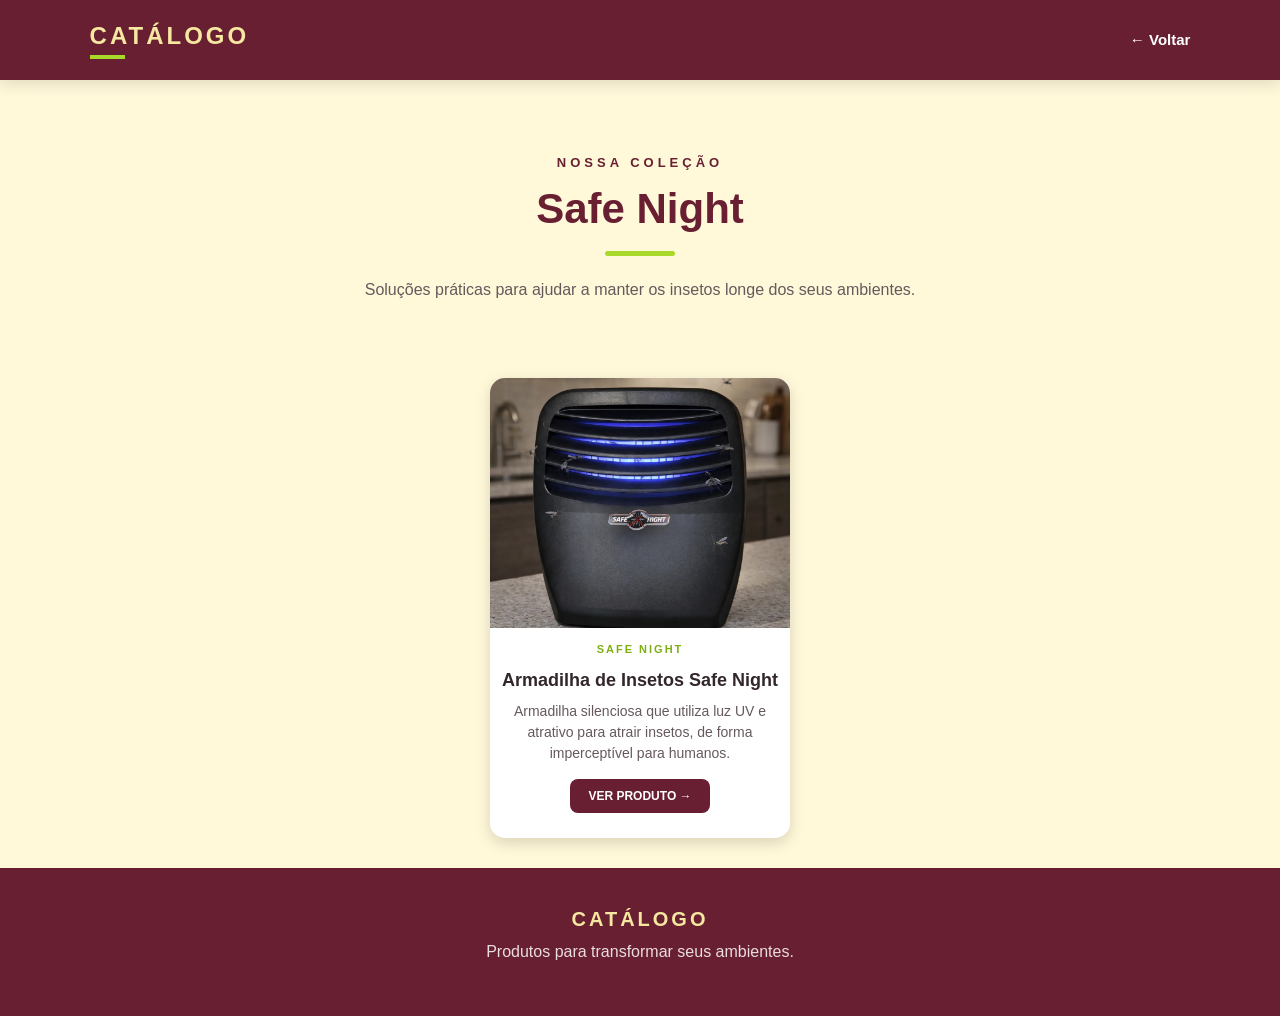
<file: safe-night.html>
<!DOCTYPE html>
<html lang="pt-BR">

<head>
    <meta charset="UTF-8">
    <meta name="viewport" content="width=device-width, initial-scale=1.0">

    <title>Safe Night | Catálogo</title>

    <link rel="stylesheet" href="style.css">
</head>

<body>

    <!-- CABEÇALHO -->
    <header>

        <div class="logo">
            CATÁLOGO
        </div>

        <nav>
            <a href="index.html">← Voltar</a>
        </nav>

    </header>


    <!-- CONTEÚDO PRINCIPAL -->
    <main>

        <!-- INTRODUÇÃO -->
        <section class="introducao">

            <div class="subtitulo">
                NOSSA COLEÇÃO
            </div>

            <h1>Safe Night</h1>

            <div class="linha-decorativa"></div>

            <p class="descricao">
                Soluções práticas para ajudar a manter os insetos
                longe dos seus ambientes.
            </p>

        </section>


        <!-- PRODUTOS -->
        <section class="lista-produtos">

            <div class="produto">

                <div class="produto-imagem">

                    <img
                        src="sf01.png"
                        alt="Armadilha de Insetos Safe Night"
                    >

                </div>


                <div class="produto-conteudo">

                    <span class="produto-categoria">
                        SAFE NIGHT
                    </span>

                    <h2>
                        Armadilha de Insetos Safe Night
                    </h2>

                    <p>
                        Armadilha silenciosa que utiliza luz UV
                        e atrativo para atrair insetos, de forma
                        imperceptível para humanos.
                    </p>

                    <a
                        class="produto-botao"
                        href="https://www.mercadolivre.com.br/up/MLBU4283183096"
                        target="_blank"
                        rel="noopener noreferrer"
                    >
                        VER PRODUTO
                        <span>→</span>
                    </a>

                </div>

            </div>

        </section>

    </main>


    <!-- RODAPÉ -->
    <footer>

        <div class="footer-logo">
            CATÁLOGO
        </div>

        <p>
            Produtos para transformar seus ambientes.
        </p>

    </footer>

</body>

</html>
</file>
<file: style.css>
/* ==============================
   CONFIGURAÇÕES GERAIS
================================ */

* {
    margin: 0;
    padding: 0;
    box-sizing: border-box;
}

:root {
    --amarelo: #F6E7A1;
    --amarelo-claro: #FFF8D9;
    --bordo: #681F32;
    --bordo-escuro: #481321;
    --verde: #A8D928;
    --verde-escuro: #7FAE12;
    --branco: #FFFFFF;
    --texto: #33272A;
}

body {
    font-family: Arial, Helvetica, sans-serif;
    background: var(--amarelo-claro);
    color: var(--texto);
}


/* ==============================
   CABEÇALHO
================================ */

header {
    height: 80px;
    padding: 0 7%;
    display: flex;
    align-items: center;
    justify-content: space-between;

    background-color: var(--bordo);

    box-shadow: 0 4px 15px rgba(0,0,0,0.12);
}

.logo {
    color: var(--amarelo);
    font-size: 24px;
    font-weight: bold;
    letter-spacing: 3px;
}

.logo::after {
    content: "";
    display: block;

    width: 35px;
    height: 4px;

    margin-top: 5px;

    background-color: var(--verde);
}

nav a {
    color: white;
    text-decoration: none;

    font-size: 15px;
    font-weight: bold;

    transition: 0.3s;
}

nav a:hover {
    color: var(--verde);
}


/* ==============================
   INTRODUÇÃO
================================ */

main {
    width: 90%;
    max-width: 1200px;

    margin: auto;
}

.introducao {
    text-align: center;

    padding: 75px 20px 45px;
}

.subtitulo {
    color: var(--bordo);

    font-size: 13px;
    font-weight: bold;

    letter-spacing: 4px;

    margin-bottom: 15px;
}

h1 {
    font-size: 42px;

    color: var(--bordo);

    margin-bottom: 18px;
}

.linha-decorativa {
    width: 70px;
    height: 5px;

    margin: auto;

    background-color: var(--verde);

    border-radius: 20px;
}

.descricao {
    max-width: 600px;

    margin: 20px auto 0;

    line-height: 1.7;

    color: #66595C;
}


/* ==============================
   CARDS
================================ */

.categorias {
    display: grid;

    grid-template-columns: repeat(2, 1fr);

    gap: 30px;

    padding-bottom: 80px;
}

.card {
    display: flex;

    min-height: 300px;

    background-color: var(--branco);

    border-radius: 22px;

    overflow: hidden;

    box-shadow: 0 10px 30px rgba(104,31,50,0.12);

    transition:
        transform 0.35s ease,
        box-shadow 0.35s ease;
}

.card:hover {
    transform: translateY(-8px);

    box-shadow: 0 18px 40px rgba(104,31,50,0.22);
}


/* ==============================
   IMAGENS
================================ */

.imagem-container {
    width: 48%;

    min-height: 300px;

    overflow: hidden;

    background-color: #eee;
}

.imagem-container img {
    width: 100%;
    height: 100%;

    object-fit: cover;

    display: block;

    transition: transform 0.5s ease;
}

.card:hover .imagem-container img {
    transform: scale(1.07);
}


/* ==============================
   CONTEÚDO DO CARD
================================ */

.card-conteudo {
    width: 52%;

    padding: 30px 25px;

    display: flex;
    flex-direction: column;

    justify-content: center;
}

.numero {
    color: var(--verde-escuro);

    font-size: 13px;

    font-weight: bold;

    letter-spacing: 2px;

    margin-bottom: 10px;
}

.card h2 {
    color: var(--bordo);

    font-size: 25px;

    line-height: 1.15;

    margin-bottom: 15px;
}

.card p {
    color: #76686C;

    font-size: 14px;

    line-height: 1.6;

    margin-bottom: 22px;
}


/* ==============================
   BOTÃO
================================ */

.botao {
    width: fit-content;

    display: inline-flex;

    align-items: center;

    gap: 12px;

    padding: 12px 18px;

    background-color: var(--bordo);

    color: white;

    text-decoration: none;

    border-radius: 8px;

    font-size: 12px;

    font-weight: bold;

    letter-spacing: 1px;

    transition: 0.3s;
}

.botao span {
    color: var(--verde);

    font-size: 18px;

    transition: 0.3s;
}

.botao:hover {
    background-color: var(--bordo-escuro);

    transform: translateX(3px);
}

.botao:hover span {
    transform: translateX(5px);
}


/* ==============================
   RODAPÉ
================================ */

footer {
    background-color: var(--bordo);

    color: white;

    text-align: center;

    padding: 40px 20px;
}

.footer-logo {
    color: var(--amarelo);

    font-size: 20px;

    font-weight: bold;

    letter-spacing: 3px;

    margin-bottom: 12px;
}

footer p {
    color: #eadde0;

    margin-bottom: 15px;
}

footer span {
    color: #c9b6bb;

    font-size: 12px;
}


/* ==============================
   ANIMAÇÃO
================================ */

.card {
    opacity: 0;

    transform: translateY(25px);

    animation: aparecer 0.7s ease forwards;
}

.card:nth-child(1) {
    animation-delay: 0.1s;
}

.card:nth-child(2) {
    animation-delay: 0.2s;
}

.card:nth-child(3) {
    animation-delay: 0.3s;
}

.card:nth-child(4) {
    animation-delay: 0.4s;
}

@keyframes aparecer {

    from {
        opacity: 0;
        transform: translateY(25px);
    }

    to {
        opacity: 1;
        transform: translateY(0);
    }

}


/* ==============================
   CELULAR
================================ */

@media (max-width: 800px) {

    header {
        padding: 0 5%;
    }

    h1 {
        font-size: 32px;
    }

    .categorias {
        grid-template-columns: 1fr;
    }

    .card {
        min-height: 260px;
    }

    .imagem-container {
        min-height: 260px;
    }

}


@media (max-width: 550px) {

    .introducao {
        padding-top: 50px;
    }

    h1 {
        font-size: 28px;
    }

    .card {
        flex-direction: column;
    }

    .imagem-container {
        width: 100%;
        height: 220px;
        min-height: 220px;
    }

    .card-conteudo {
        width: 100%;
        padding: 25px;
    }

}


/* ==============================
   PRODUTOS DAS PÁGINAS INTERNAS
================================ */

.produto {
    width: 300px;

    margin: 30px auto;

    background: white;

    border-radius: 15px;

    overflow: hidden;

    text-align: center;

    box-shadow: 0 5px 15px rgba(0,0,0,.15);
}


/* IMAGEM */

.produto img {
    width: 100%;
    height: 250px;

    object-fit: cover;

    display: block;
}


/* TÍTULOS */

.produto h2,
.produto h3 {
    margin: 15px 10px 10px;

    font-size: 18px;

    color: var(--texto);
}


/* DESCRIÇÃO */

.produto p {
    padding: 0 15px;

    margin-bottom: 15px;

    font-size: 14px;

    line-height: 1.5;

    color: #66595C;
}


/* BOTÃO NORMAL */

.produto button {
    margin: 15px;

    padding: 10px 20px;

    border: none;

    border-radius: 20px;

    cursor: pointer;
}


/* LINK / BOTÃO VER PRODUTO */

.produto a {
    display: inline-block;

    margin: 0 15px 20px;

    padding: 10px 18px;

    background-color: var(--bordo);

    color: white;

    text-decoration: none;

    border-radius: 8px;

    font-size: 12px;

    font-weight: bold;

    transition: 0.3s;
}

.produto a:hover {
    background-color: var(--bordo-escuro);
}


/* ==============================
   SUPORTE PARA O SAFE NIGHT
================================ */

/*
   Essas classes permitem que o HTML do Safe Night
   funcione SEM aumentar os produtos das outras páginas.
*/

.produto-imagem {
    width: 100%;

    overflow: hidden;
}

.produto-imagem img {
    width: 100%;
    height: 250px;

    object-fit: cover;

    display: block;
}


.produto-conteudo {
    width: 100%;

    text-align: center;

    padding-bottom: 5px;
}


.produto-categoria {
    display: block;

    margin-top: 15px;
    margin-bottom: 5px;

    color: var(--verde-escuro);

    font-size: 11px;

    font-weight: bold;

    letter-spacing: 2px;
}


.produto-botao {
    display: inline-block;

    margin: 0 15px 20px;

    padding: 10px 18px;

    background-color: var(--bordo);

    color: white;

    text-decoration: none;

    border-radius: 8px;

    font-size: 12px;

    font-weight: bold;

    transition: 0.3s;
}

.produto-botao:hover {
    background-color: var(--bordo-escuro);
}


/* ==============================
   PRODUTOS NO CELULAR
================================ */

@media (max-width: 550px) {

    .produto {
        width: 90%;

        max-width: 300px;
    }

}
</file>
